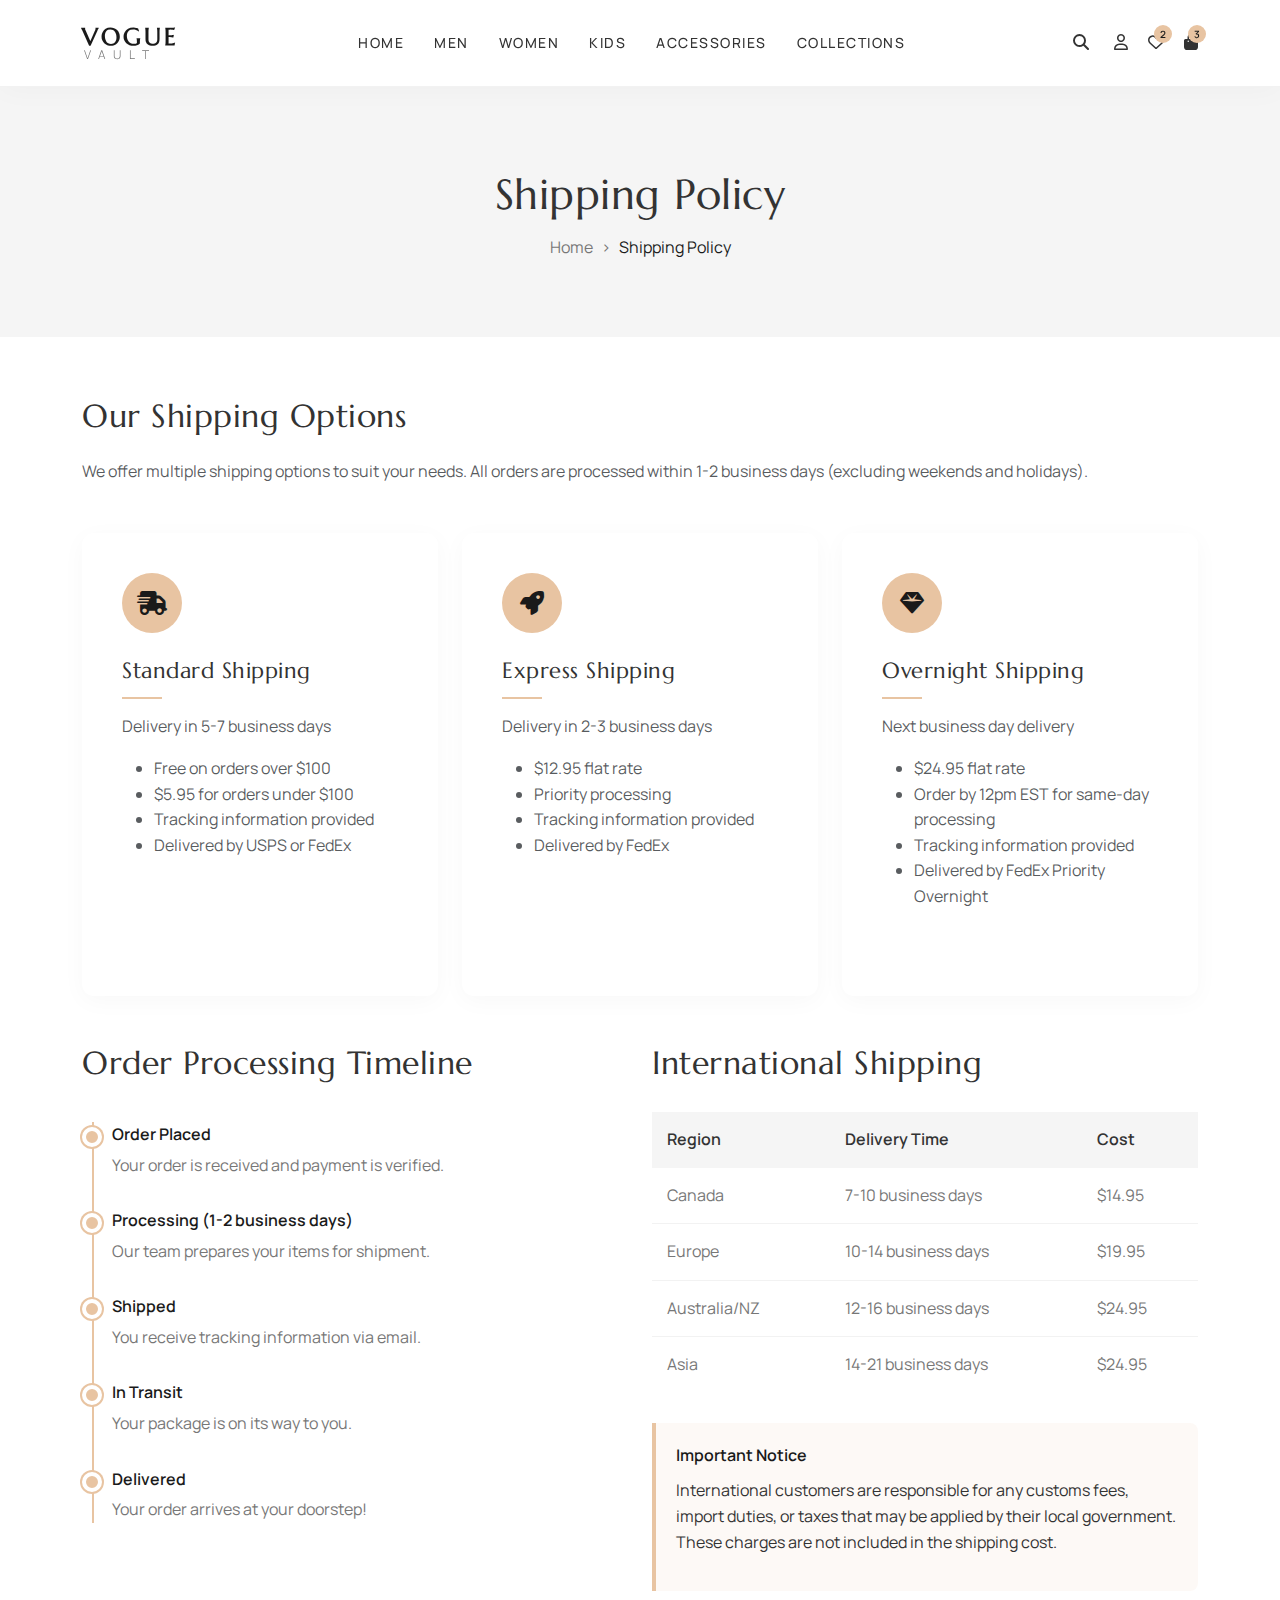
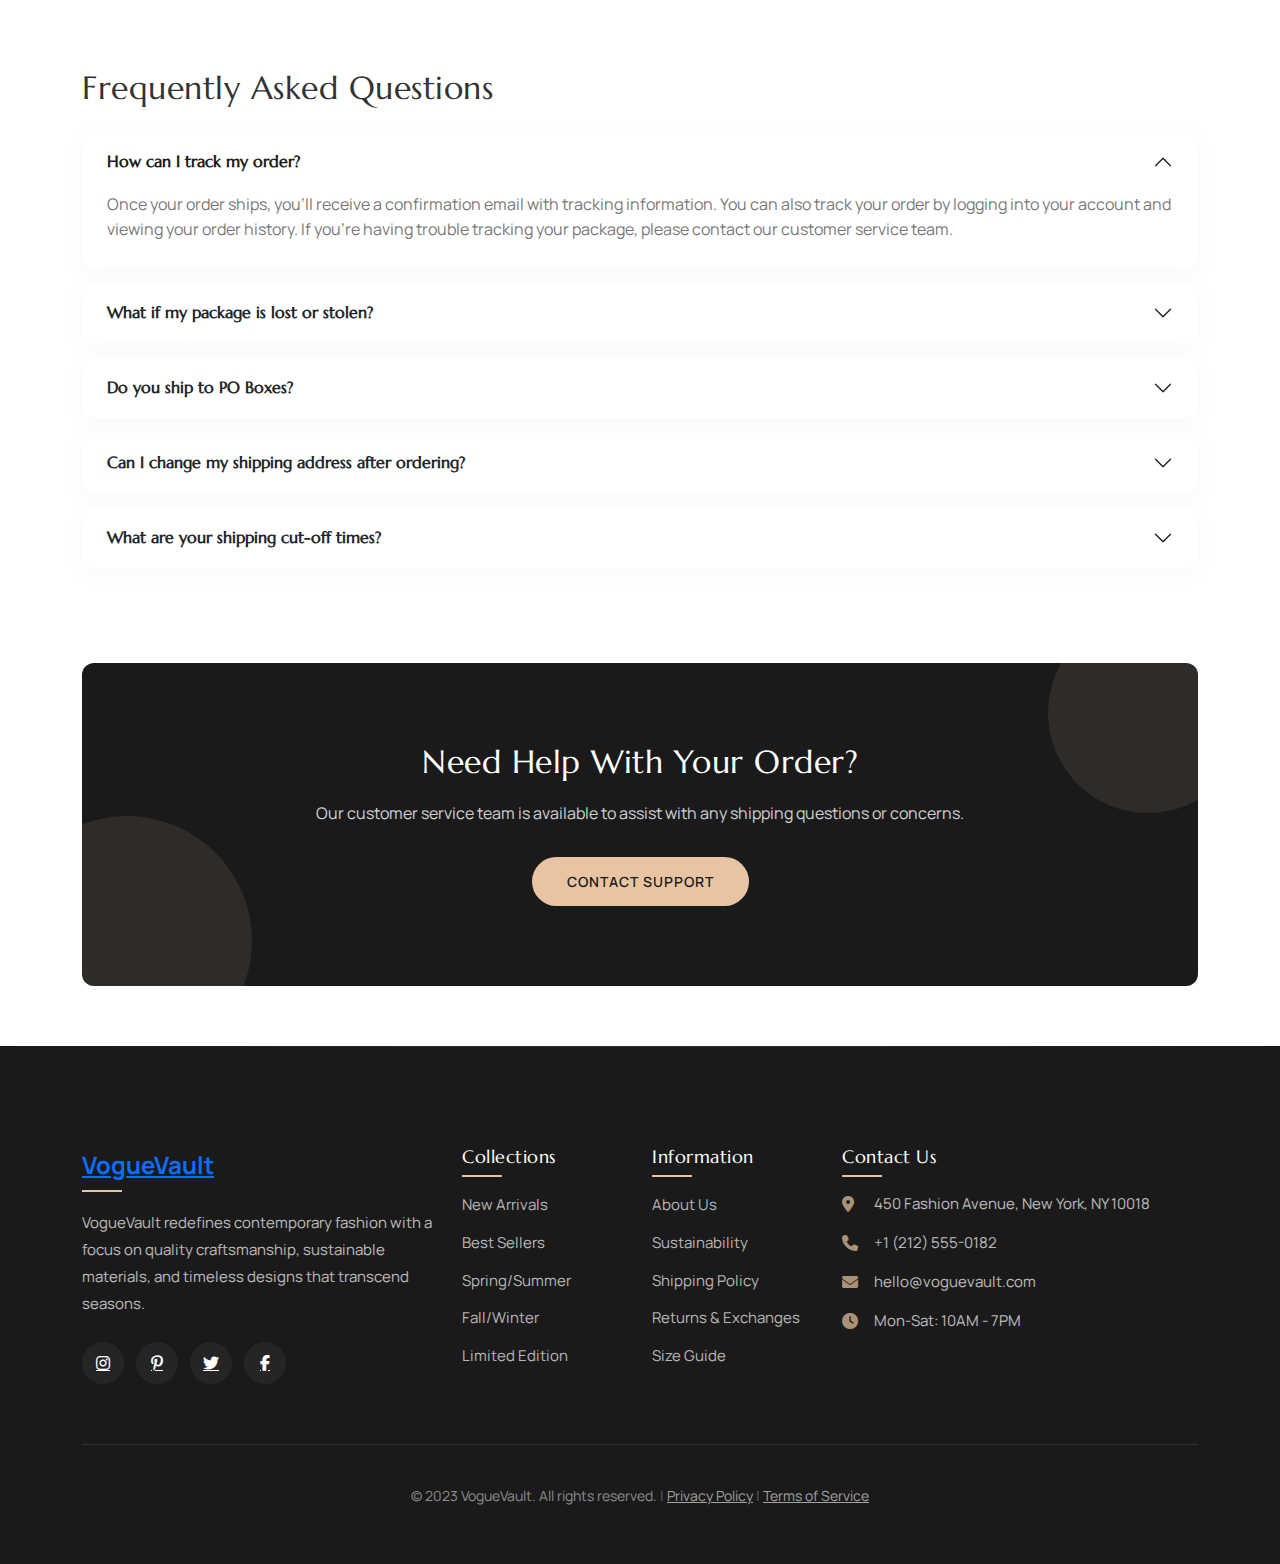
<file: Fashion Store/html/Shipping-policy.html>
<!DOCTYPE html>
<html lang="en">
<head>
  <meta charset="UTF-8">
  <meta name="viewport" content="width=device-width, initial-scale=1.0">
  <title>Shipping Policy | VogueVault</title>
  <link rel="stylesheet" href="https://cdn.jsdelivr.net/npm/bootstrap@5.3.0/dist/css/bootstrap.min.css">
  <link rel="stylesheet" href="https://cdnjs.cloudflare.com/ajax/libs/font-awesome/6.4.0/css/all.min.css">
  <link href="https://fonts.googleapis.com/css2?family=Manrope:wght@300;400;500;600;700&family=Marcellus&display=swap" rel="stylesheet">
  <style>
    :root {
      --primary: #1a1a1a;
      --secondary: #f5f5f5;
      --accent: #e8c4a2;
      --accent-dark: #d4a373;
      --light: #ffffff;
      --dark: #0a0a0a;
      --text: #333333;
      --text-light: #777777;
      --transition: all 0.4s cubic-bezier(0.165, 0.84, 0.44, 1);
    }
    
    body {
      font-family: 'Manrope', sans-serif;
      color: var(--text);
      background-color: var(--light);
      overflow-x: hidden;
      line-height: 1.6;
      padding-top: 70px;
    }
    
    h1, h2, h3, h4, h5 {
      font-family: 'Marcellus', serif;
      letter-spacing: 0.5px;
    }

    /* Modern Minimalist Navbar */
    .navbar {
      background-color: rgba(255, 255, 255, 0.98) !important;
      backdrop-filter: blur(10px);
      -webkit-backdrop-filter: blur(10px);
      padding: 20px 0;
      border-bottom: 1px solid rgba(0,0,0,0.05);
      transition: all 0.3s ease;
      box-shadow: 0 2px 30px rgba(0, 0, 0, 0.03);
    }

    .navbar.scrolled {
      padding: 15px 0;
      box-shadow: 0 4px 30px rgba(0, 0, 0, 0.05);
    }

    .navbar-brand {
      font-weight: 700;
      font-size: 24px;
      color: var(--primary) !important;
      letter-spacing: 1px;
      display: flex;
      flex-direction: column;
      line-height: 1;
      padding: 5px 0;
    }

    .logo-text {
      font-family: 'Marcellus', serif;
      letter-spacing: 3px;
    }

    .logo-text-alt {
      font-family: 'Manrope', sans-serif;
      font-weight: 300;
      font-size: 12px;
      letter-spacing: 8px;
      margin-left: 2px;
      color: var(--text-light);
    }

    .nav-link {
      font-weight: 500;
      color: var(--text) !important;
      margin: 0 15px;
      padding: 8px 0 !important;
      position: relative;
      transition: var(--transition);
      font-size: 14px;
      text-transform: uppercase;
      letter-spacing: 1.5px;
    }

    .nav-link::after {
      content: '';
      position: absolute;
      bottom: 0;
      left: 0;
      width: 0;
      height: 1px;
      background-color: var(--primary);
      transition: var(--transition);
    }

    .nav-link:hover::after {
      width: 100%;
    }

    /* Search and Action Icons */
    .navbar-actions {
      display: flex;
      align-items: center;
      gap: 20px;
    }

    .search-container {
      position: relative;
    }

    .search-toggle {
      background: none;
      border: none;
      color: var(--text);
      font-size: 16px;
      cursor: pointer;
      transition: var(--transition);
      padding: 5px;
    }

    .search-toggle:hover {
      color: var(--primary);
    }

    .search-expand {
      position: absolute;
      top: 50%;
      right: 0;
      transform: translateY(-50%) scaleX(0);
      transform-origin: right;
      width: 250px;
      background: white;
      border-radius: 20px;
      box-shadow: 0 5px 20px rgba(0,0,0,0.1);
      display: flex;
      align-items: center;
      padding: 5px 15px;
      opacity: 0;
      transition: var(--transition);
      pointer-events: none;
    }

    .search-container.active .search-expand {
      transform: translateY(-50%) scaleX(1);
      opacity: 1;
      pointer-events: all;
    }

    .search-input {
      border: none;
      padding: 8px 15px;
      width: 100%;
      font-size: 14px;
    }

    .search-input:focus {
      outline: none;
    }

    .search-close {
      background: none;
      border: none;
      color: var(--text-light);
      cursor: pointer;
      font-size: 14px;
    }

    .action-icons {
      display: flex;
      gap: 20px;
    }

    .action-icon {
      color: var(--text);
      font-size: 16px;
      position: relative;
      transition: var(--transition);
    }

    .action-icon:hover {
      color: var(--primary);
    }

    .icon-badge {
      position: absolute;
      top: -5px;
      right: -8px;
      background-color: var(--accent);
      color: var(--primary);
      width: 18px;
      height: 18px;
      border-radius: 50%;
      font-size: 10px;
      display: flex;
      align-items: center;
      justify-content: center;
      font-weight: 600;
    }

    /* Animated Hamburger Icon */
    .navbar-toggler {
      border: none;
      padding: 0;
      width: 24px;
      height: 24px;
      position: relative;
      display: flex;
      flex-direction: column;
      justify-content: space-between;
    }

    .navbar-toggler span {
      display: block;
      width: 100%;
      height: 2px;
      background-color: var(--primary);
      transition: all 0.3s ease;
    }

    .navbar-toggler[aria-expanded="true"] span:nth-child(1) {
      transform: translateY(7px) rotate(45deg);
    }

    .navbar-toggler[aria-expanded="true"] span:nth-child(2) {
      opacity: 0;
    }

    .navbar-toggler[aria-expanded="true"] span:nth-child(3) {
      transform: translateY(-7px) rotate(-45deg);
    }

    /* Responsive Adjustments */
    @media (max-width: 991px) {
      .navbar-collapse {
        padding: 20px 0;
        background: white;
        margin-top: 15px;
        border-radius: 12px;
        box-shadow: 0 10px 30px rgba(0,0,0,0.1);
      }
      
      .navbar-actions {
        margin-top: 15px;
        padding-top: 15px;
        border-top: 1px solid rgba(0,0,0,0.05);
        justify-content: center;
      }
      
      .search-expand {
        position: static;
        transform: none;
        opacity: 1;
        width: 100%;
        margin-top: 15px;
        pointer-events: all;
        box-shadow: none;
      }
      
      .search-container.active .search-expand {
        transform: none;
      }
      
      .nav-link {
        margin: 0;
        padding: 10px 0 !important;
      }
    }
    
    /* Shipping Policy Page Styles */
    .page-header {
      padding: 100px 0 60px;
      background-color: var(--secondary);
      text-align: center;
      margin-bottom: 60px;
    }
    
    .page-title {
      font-size: 42px;
      font-weight: 400;
      margin-bottom: 15px;
    }
    
    .breadcrumb {
      justify-content: center;
      background: transparent;
      padding: 0;
    }
    
    .breadcrumb-item a {
      color: var(--text-light);
      text-decoration: none;
      transition: var(--transition);
    }
    
    .breadcrumb-item a:hover {
      color: var(--primary);
    }
    
    .breadcrumb-item.active {
      color: var(--primary);
    }
    
    .breadcrumb-item+.breadcrumb-item::before {
      content: '>';
      color: var(--text-light);
    }
    
    .shipping-section {
      margin-bottom: 80px;
    }
    
    .shipping-card {
      background-color: white;
      border-radius: 12px;
      padding: 40px;
      margin-bottom: 30px;
      box-shadow: 0 5px 25px rgba(0,0,0,0.03);
      transition: var(--transition);
      height: 100%;
    }
    
    .shipping-card:hover {
      transform: translateY(-5px);
      box-shadow: 0 15px 40px rgba(0,0,0,0.08);
    }
    
    .shipping-icon {
      width: 60px;
      height: 60px;
      background-color: var(--accent);
      color: var(--primary);
      border-radius: 50%;
      display: flex;
      align-items: center;
      justify-content: center;
      font-size: 24px;
      margin-bottom: 25px;
    }
    
    .shipping-title {
      font-size: 22px;
      margin-bottom: 15px;
      position: relative;
      padding-bottom: 15px;
    }
    
    .shipping-title::after {
      content: '';
      position: absolute;
      bottom: 0;
      left: 0;
      width: 40px;
      height: 2px;
      background: var(--accent);
    }
    
    .shipping-timeline {
      position: relative;
      padding-left: 30px;
      margin: 40px 0;
    }
    
    .shipping-timeline::before {
      content: '';
      position: absolute;
      top: 0;
      left: 10px;
      width: 2px;
      height: 100%;
      background-color: var(--accent);
    }
    
    .timeline-item {
      position: relative;
      padding-bottom: 30px;
    }
    
    .timeline-item:last-child {
      padding-bottom: 0;
    }
    
    .timeline-item::before {
      content: '';
      position: absolute;
      left: -30px;
      top: 5px;
      width: 20px;
      height: 20px;
      border-radius: 50%;
      background-color: var(--accent);
      border: 4px solid white;
      box-shadow: 0 0 0 2px var(--accent);
    }
    
    .timeline-date {
      font-weight: 600;
      color: var(--primary);
      margin-bottom: 5px;
    }
    
    .timeline-content {
      color: var(--text-light);
    }
    
    .shipping-table {
      width: 100%;
      border-collapse: collapse;
      margin: 30px 0;
    }
    
    .shipping-table th {
      background-color: var(--secondary);
      padding: 15px;
      text-align: left;
      font-weight: 600;
    }
    
    .shipping-table td {
      padding: 15px;
      border-bottom: 1px solid rgba(0,0,0,0.05);
      color: var(--text-light);
    }
    
    .shipping-table tr:last-child td {
      border-bottom: none;
    }
    
    .shipping-notice {
      background-color: rgba(232, 196, 162, 0.1);
      border-left: 4px solid var(--accent);
      padding: 20px;
      margin: 30px 0;
      border-radius: 0 8px 8px 0;
    }
    
    .shipping-notice-title {
      font-weight: 600;
      margin-bottom: 10px;
      color: var(--primary);
    }
    
    .faq-accordion .accordion-item {
      border: none;
      border-radius: 12px;
      overflow: hidden;
      margin-bottom: 15px;
      box-shadow: 0 5px 25px rgba(0,0,0,0.03);
    }
    
    .faq-accordion .accordion-button {
      background-color: white;
      font-weight: 600;
      padding: 20px 25px;
      box-shadow: none;
    }
    
    .faq-accordion .accordion-button:not(.collapsed) {
      background-color: white;
      color: var(--primary);
    }
    
    .faq-accordion .accordion-button::after {
      background-image: url("data:image/svg+xml,%3csvg xmlns='http://www.w3.org/2000/svg' viewBox='0 0 16 16' fill='%231a1a1a'%3e%3cpath fill-rule='evenodd' d='M1.646 4.646a.5.5 0 0 1 .708 0L8 10.293l5.646-5.647a.5.5 0 0 1 .708.708l-6 6a.5.5 0 0 1-.708 0l-6-6a.5.5 0 0 1 0-.708z'/%3e%3c/svg%3e");
    }
    
    .faq-accordion .accordion-body {
      padding: 0 25px 25px;
      color: var(--text-light);
    }
    
    .cta-section {
      background-color: var(--primary);
      color: white;
      padding: 80px 0;
      border-radius: 12px;
      margin: 60px 0;
      position: relative;
      overflow: hidden;
    }
    
    .cta-section::before {
      content: '';
      position: absolute;
      top: -50px;
      right: -50px;
      width: 200px;
      height: 200px;
      background-color: var(--accent);
      border-radius: 50%;
      opacity: 0.1;
    }
    
    .cta-section::after {
      content: '';
      position: absolute;
      bottom: -80px;
      left: -80px;
      width: 250px;
      height: 250px;
      background-color: var(--accent);
      border-radius: 50%;
      opacity: 0.1;
    }
    
    .cta-content {
      position: relative;
      z-index: 2;
      text-align: center;
      max-width: 700px;
      margin: 0 auto;
    }
    
    .cta-title {
      font-size: 32px;
      margin-bottom: 20px;
    }
    
    .cta-text {
      opacity: 0.8;
      margin-bottom: 30px;
    }
    
    .btn-cta {
      background-color: var(--accent);
      color: var(--primary);
      padding: 14px 35px;
      border-radius: 30px;
      font-weight: 600;
      letter-spacing: 1px;
      transition: var(--transition);
      border: none;
      text-transform: uppercase;
      font-size: 14px;
    }
    
    .btn-cta:hover {
      background-color: var(--accent-dark);
      transform: translateY(-3px);
      box-shadow: 0 10px 30px rgba(0,0,0,0.15);
    }
    
    /* Footer */
    .footer {
      background-color: var(--primary);
      color: white;
      padding: 100px 0 40px;
      position: relative;
    }
    
    .footer::before {
      content: '';
      position: absolute;
      top: 0;
      left: 0;
      width: 100%;
      height: 1px;
      background: linear-gradient(to right, transparent, rgba(255,255,255,0.1), transparent);
    }
    
    .footer-logo {
      font-size: 24px;
      font-weight: 700;
      margin-bottom: 25px;
      display: inline-block;
      position: relative;
    }
    
    .footer-logo::after {
      content: '';
      position: absolute;
      bottom: -8px;
      left: 0;
      width: 40px;
      height: 2px;
      background-color: var(--accent);
    }
    
    .footer-about {
      margin-bottom: 25px;
      opacity: 0.7;
      line-height: 1.8;
      font-size: 15px;
    }
    
    .footer-social {
      display: flex;
      margin-top: 25px;
      gap: 12px;
    }
    
    .social-icon {
      width: 42px;
      height: 42px;
      border-radius: 50%;
      background-color: rgba(255,255,255,0.05);
      display: flex;
      align-items: center;
      justify-content: center;
      transition: var(--transition);
      color: white;
    }
    
    .social-icon:hover {
      background-color: var(--accent);
      color: var(--primary);
      transform: translateY(-3px);
    }
    
    .footer-heading {
      font-size: 18px;
      font-weight: 500;
      margin-bottom: 25px;
      position: relative;
      letter-spacing: 0.5px;
    }
    
    .footer-heading::after {
      content: '';
      position: absolute;
      bottom: -10px;
      left: 0;
      width: 40px;
      height: 2px;
      background: var(--accent);
    }
    
    .footer-links {
      list-style: none;
      padding: 0;
    }
    
    .footer-links li {
      margin-bottom: 12px;
    }
    
    .footer-links a {
      color: rgba(255,255,255,0.7);
      text-decoration: none;
      transition: var(--transition);
      font-size: 15px;
      display: inline-block;
    }
    
    .footer-links a:hover {
      color: var(--accent);
      transform: translateX(5px);
    }
    
    .footer-contact p {
      margin-bottom: 15px;
      display: flex;
      align-items: center;
      opacity: 0.7;
      font-size: 15px;
    }
    
    .footer-contact i {
      margin-right: 12px;
      color: var(--accent);
      font-size: 16px;
      min-width: 20px;
    }
    
    .copyright {
      text-align: center;
      padding-top: 40px;
      margin-top: 60px;
      border-top: 1px solid rgba(255,255,255,0.1);
      color: rgba(255,255,255,0.5);
      font-size: 14px;
    }
    
    /* Responsive */
    @media (max-width: 991px) {
      .page-title {
        font-size: 36px;
      }
      
      .shipping-card {
        padding: 30px;
      }
      
      .cta-title {
        font-size: 28px;
      }
      
      .footer {
        padding: 80px 0 30px;
      }
    }
    
    @media (max-width: 767px) {
      .page-header {
        padding: 80px 0 50px;
      }
      
      .page-title {
        font-size: 32px;
      }
      
      .shipping-title {
        font-size: 20px;
      }
      
      .cta-section {
        padding: 60px 0;
      }
      
      .footer {
        padding: 60px 0 20px;
      }
    }
    
    @media (max-width: 575px) {
      .page-title {
        font-size: 28px;
      }
      
      .shipping-card {
        padding: 25px;
      }
      
      .shipping-table th,
      .shipping-table td {
        padding: 12px 10px;
        font-size: 14px;
      }
    }
  </style>
</head>
<body>
  <!-- Modern Minimalist Navigation -->
  <nav class="navbar navbar-expand-lg navbar-light fixed-top">
    <div class="container">
      <!-- Logo with modern typography -->
      <a class="navbar-brand" href="#">
        <span class="logo-text">VOGUE</span>
        <span class="logo-text-alt">VAULT</span>
      </a>
      
      <!-- Mobile Toggle with animated hamburger -->
      <button class="navbar-toggler" type="button" data-bs-toggle="collapse" data-bs-target="#navbarNav" aria-controls="navbarNav" aria-expanded="false" aria-label="Toggle navigation">
        <span class="navbar-toggler-icon"></span>
        <span class="navbar-toggler-icon"></span>
        <span class="navbar-toggler-icon"></span>
      </button>
      
      <div class="collapse navbar-collapse" id="navbarNav">
        <!-- Centered Navigation Links - No dropdowns -->
        <ul class="navbar-nav mx-auto">
          <li class="nav-item">
            <a class="nav-link" href="/html/Index.html">Home</a>
          </li>
          <li class="nav-item">
            <a class="nav-link" href="/html/Men.html">Men</a>
          </li>
          <li class="nav-item">
            <a class="nav-link" href="/html/Women.html">Women</a>
          </li>
          <li class="nav-item">
            <a class="nav-link" href="/html/kids.html">Kids</a>
          </li>
          <li class="nav-item">
            <a class="nav-link" href="/html/Accessories.html">Accessories</a>
          </li>
          <li class="nav-item">
            <a class="nav-link" href="/html/Collections.html">Collections</a>
          </li>
        </ul>
        
        <!-- Right-aligned Icons with minimalist design -->
        <div class="navbar-actions">
          <div class="search-container">
            <button class="search-toggle">
              <i class="fas fa-search"></i>
            </button>
            <div class="search-expand">
              <input type="text" placeholder="Search VogueVault..." class="search-input">
              <button class="search-close">
                <i class="fas fa-times"></i>
              </button>
            </div>
          </div>
          
          <div class="action-icons">
            <a href="#" class="action-icon" data-bs-toggle="tooltip" data-bs-placement="bottom" title="Account">
              <i class="far fa-user"></i>
            </a>
            <a href="#" class="action-icon" data-bs-toggle="tooltip" data-bs-placement="bottom" title="Wishlist">
              <i class="far fa-heart"></i>
              <span class="icon-badge">2</span>
            </a>
            <a href="#" class="action-icon" data-bs-toggle="tooltip" data-bs-placement="bottom" title="Cart">
              <i class="fas fa-shopping-bag"></i>
              <span class="icon-badge">3</span>
            </a>
          </div>
        </div>
      </div>
    </div>
  </nav>

  <!-- Page Header -->
  <section class="page-header">
    <div class="container">
      <h1 class="page-title">Shipping Policy</h1>
      <nav aria-label="breadcrumb">
        <ol class="breadcrumb">
          <li class="breadcrumb-item"><a href="#">Home</a></li>
          <li class="breadcrumb-item active" aria-current="page">Shipping Policy</li>
        </ol>
      </nav>
    </div>
  </section>

  <!-- Shipping Section -->
  <section class="shipping-section container">
    <div class="row">
      <div class="col-lg-12">
        <h2 class="mb-4">Our Shipping Options</h2>
        <p class="text-muted mb-5">We offer multiple shipping options to suit your needs. All orders are processed within 1-2 business days (excluding weekends and holidays).</p>
      </div>
    </div>
    
    <div class="row">
      <div class="col-lg-4 col-md-6">
        <div class="shipping-card">
          <div class="shipping-icon">
            <i class="fas fa-shipping-fast"></i>
          </div>
          <h3 class="shipping-title">Standard Shipping</h3>
          <p class="text-muted">Delivery in 5-7 business days</p>
          <ul class="text-muted">
            <li>Free on orders over $100</li>
            <li>$5.95 for orders under $100</li>
            <li>Tracking information provided</li>
            <li>Delivered by USPS or FedEx</li>
          </ul>
        </div>
      </div>
      <div class="col-lg-4 col-md-6">
        <div class="shipping-card">
          <div class="shipping-icon">
            <i class="fas fa-rocket"></i>
          </div>
          <h3 class="shipping-title">Express Shipping</h3>
          <p class="text-muted">Delivery in 2-3 business days</p>
          <ul class="text-muted">
            <li>$12.95 flat rate</li>
            <li>Priority processing</li>
            <li>Tracking information provided</li>
            <li>Delivered by FedEx</li>
          </ul>
        </div>
      </div>
      <div class="col-lg-4 col-md-6">
        <div class="shipping-card">
          <div class="shipping-icon">
            <i class="fas fa-gem"></i>
          </div>
          <h3 class="shipping-title">Overnight Shipping</h3>
          <p class="text-muted">Next business day delivery</p>
          <ul class="text-muted">
            <li>$24.95 flat rate</li>
            <li>Order by 12pm EST for same-day processing</li>
            <li>Tracking information provided</li>
            <li>Delivered by FedEx Priority Overnight</li>
          </ul>
        </div>
      </div>
    </div>
    
    <div class="row mt-5">
      <div class="col-lg-6">
        <h2 class="mb-4">Order Processing Timeline</h2>
        <div class="shipping-timeline">
          <div class="timeline-item">
            <div class="timeline-date">Order Placed</div>
            <div class="timeline-content">Your order is received and payment is verified.</div>
          </div>
          <div class="timeline-item">
            <div class="timeline-date">Processing (1-2 business days)</div>
            <div class="timeline-content">Our team prepares your items for shipment.</div>
          </div>
          <div class="timeline-item">
            <div class="timeline-date">Shipped</div>
            <div class="timeline-content">You receive tracking information via email.</div>
          </div>
          <div class="timeline-item">
            <div class="timeline-date">In Transit</div>
            <div class="timeline-content">Your package is on its way to you.</div>
          </div>
          <div class="timeline-item">
            <div class="timeline-date">Delivered</div>
            <div class="timeline-content">Your order arrives at your doorstep!</div>
          </div>
        </div>
      </div>
      <div class="col-lg-6">
        <h2 class="mb-4">International Shipping</h2>
        <table class="shipping-table">
          <tr>
            <th>Region</th>
            <th>Delivery Time</th>
            <th>Cost</th>
          </tr>
          <tr>
            <td>Canada</td>
            <td>7-10 business days</td>
            <td>$14.95</td>
          </tr>
          <tr>
            <td>Europe</td>
            <td>10-14 business days</td>
            <td>$19.95</td>
          </tr>
          <tr>
            <td>Australia/NZ</td>
            <td>12-16 business days</td>
            <td>$24.95</td>
          </tr>
          <tr>
            <td>Asia</td>
            <td>14-21 business days</td>
            <td>$24.95</td>
          </tr>
        </table>
        
        <div class="shipping-notice">
          <div class="shipping-notice-title">Important Notice</div>
          <p>International customers are responsible for any customs fees, import duties, or taxes that may be applied by their local government. These charges are not included in the shipping cost.</p>
        </div>
      </div>
    </div>
    
    <div class="row mt-5">
      <div class="col-lg-12">
        <h2 class="mb-4">Frequently Asked Questions</h2>
        <div class="faq-accordion accordion" id="shippingFaq">
          <div class="accordion-item">
            <h3 class="accordion-header" id="headingOne">
              <button class="accordion-button" type="button" data-bs-toggle="collapse" data-bs-target="#collapseOne" aria-expanded="true" aria-controls="collapseOne">
                How can I track my order?
              </button>
            </h3>
            <div id="collapseOne" class="accordion-collapse collapse show" aria-labelledby="headingOne" data-bs-parent="#shippingFaq">
              <div class="accordion-body">
                Once your order ships, you'll receive a confirmation email with tracking information. You can also track your order by logging into your account and viewing your order history. If you're having trouble tracking your package, please contact our customer service team.
              </div>
            </div>
          </div>
          <div class="accordion-item">
            <h3 class="accordion-header" id="headingTwo">
              <button class="accordion-button collapsed" type="button" data-bs-toggle="collapse" data-bs-target="#collapseTwo" aria-expanded="false" aria-controls="collapseTwo">
                What if my package is lost or stolen?
              </button>
            </h3>
            <div id="collapseTwo" class="accordion-collapse collapse" aria-labelledby="headingTwo" data-bs-parent="#shippingFaq">
              <div class="accordion-body">
                If your tracking shows delivered but you haven't received your package, please first check with neighbors and your local post office. If the package still cannot be located, please contact us within 14 days of the delivery date and we'll work with the carrier to investigate. We may require a police report for stolen packages.
              </div>
            </div>
          </div>
          <div class="accordion-item">
            <h3 class="accordion-header" id="headingThree">
              <button class="accordion-button collapsed" type="button" data-bs-toggle="collapse" data-bs-target="#collapseThree" aria-expanded="false" aria-controls="collapseThree">
                Do you ship to PO Boxes?
              </button>
            </h3>
            <div id="collapseThree" class="accordion-collapse collapse" aria-labelledby="headingThree" data-bs-parent="#shippingFaq">
              <div class="accordion-body">
                Yes, we can ship to PO Boxes via USPS. However, expedited shipping options (Express and Overnight) are not available for PO Box addresses as they require a street address for delivery.
              </div>
            </div>
          </div>
          <div class="accordion-item">
            <h3 class="accordion-header" id="headingFour">
              <button class="accordion-button collapsed" type="button" data-bs-toggle="collapse" data-bs-target="#collapseFour" aria-expanded="false" aria-controls="collapseFour">
                Can I change my shipping address after ordering?
              </button>
            </h3>
            <div id="collapseFour" class="accordion-collapse collapse" aria-labelledby="headingFour" data-bs-parent="#shippingFaq">
              <div class="accordion-body">
                Address changes can only be made if the order hasn't been processed for shipping. Please contact us immediately if you need to change your shipping address. Once an order has shipped, we cannot reroute packages. You may need to contact the carrier directly or refuse delivery.
              </div>
            </div>
          </div>
          <div class="accordion-item">
            <h3 class="accordion-header" id="headingFive">
              <button class="accordion-button collapsed" type="button" data-bs-toggle="collapse" data-bs-target="#collapseFive" aria-expanded="false" aria-controls="collapseFive">
                What are your shipping cut-off times?
              </button>
            </h3>
            <div id="collapseFive" class="accordion-collapse collapse" aria-labelledby="headingFive" data-bs-parent="#shippingFaq">
              <div class="accordion-body">
                Orders placed before 12pm EST Monday-Friday are processed the same business day. Orders placed after 12pm EST or on weekends/holidays will be processed the next business day. Overnight orders must be placed by 12pm EST for next business day delivery.
              </div>
            </div>
          </div>
        </div>
      </div>
    </div>
  </section>

  <!-- CTA Section -->
  <section class="container">
    <div class="cta-section">
      <div class="cta-content">
        <h3 class="cta-title">Need Help With Your Order?</h3>
        <p class="cta-text">Our customer service team is available to assist with any shipping questions or concerns.</p>
        <button class="btn btn-cta">Contact Support</button>
      </div>
    </div>
  </section>

  <!-- Footer -->
  <footer class="footer">
    <div class="container">
      <div class="row">
        <div class="col-lg-4 col-md-6 mb-5 mb-lg-0">
          <a href="#" class="footer-logo">VogueVault</a>
          <p class="footer-about">VogueVault redefines contemporary fashion with a focus on quality craftsmanship, sustainable materials, and timeless designs that transcend seasons.</p>
          <div class="footer-social">
            <a href="#" class="social-icon"><i class="fab fa-instagram"></i></a>
            <a href="#" class="social-icon"><i class="fab fa-pinterest-p"></i></a>
            <a href="#" class="social-icon"><i class="fab fa-twitter"></i></a>
            <a href="#" class="social-icon"><i class="fab fa-facebook-f"></i></a>
          </div>
        </div>
        <div class="col-lg-2 col-md-6 mb-5 mb-md-0">
          <h4 class="footer-heading">Collections</h4>
          <ul class="footer-links">
            <li><a href="#">New Arrivals</a></li>
            <li><a href="#">Best Sellers</a></li>
            <li><a href="#">Spring/Summer</a></li>
            <li><a href="#">Fall/Winter</a></li>
            <li><a href="#">Limited Edition</a></li>
          </ul>
        </div>
        <div class="col-lg-2 col-md-6 mb-5 mb-md-0">
          <h4 class="footer-heading">Information</h4>
          <ul class="footer-links">
            <li><a href="/html/About.html">About Us</a></li>
            <li><a href="/html/Sustainability.html">Sustainability</a></li>
            <li><a href="/html/Shipping-policy.html">Shipping Policy</a></li>
            <li><a href="/html/Returns-Exchanges.html">Returns & Exchanges</a></li>
            <li><a href="/html/Size-chart.html">Size Guide</a></li>
          </ul>
        </div>
        <div class="col-lg-4 col-md-6">
          <h4 class="footer-heading">Contact Us</h4>
          <div class="footer-contact">
            <p><i class="fas fa-map-marker-alt"></i> 450 Fashion Avenue, New York, NY 10018</p>
            <p><i class="fas fa-phone"></i> +1 (212) 555-0182</p>
            <p><i class="fas fa-envelope"></i> hello@voguevault.com</p>
            <p><i class="fas fa-clock"></i> Mon-Sat: 10AM - 7PM</p>
          </div>
        </div>
      </div>
      <div class="copyright">
        <p>&copy; 2023 VogueVault. All rights reserved. <span style="opacity: 0.6;">|</span> <a href="#" style="color: rgba(255,255,255,0.6);">Privacy Policy</a> <span style="opacity: 0.6;">|</span> <a href="#" style="color: rgba(255,255,255,0.6);">Terms of Service</a></p>
      </div>
    </div>
  </footer>

  <!-- Bootstrap JS -->
  <script src="https://cdn.jsdelivr.net/npm/bootstrap@5.3.0/dist/js/bootstrap.bundle.min.js"></script>
  
  <script>
    
  </script>
</body>
</html>
</file>
